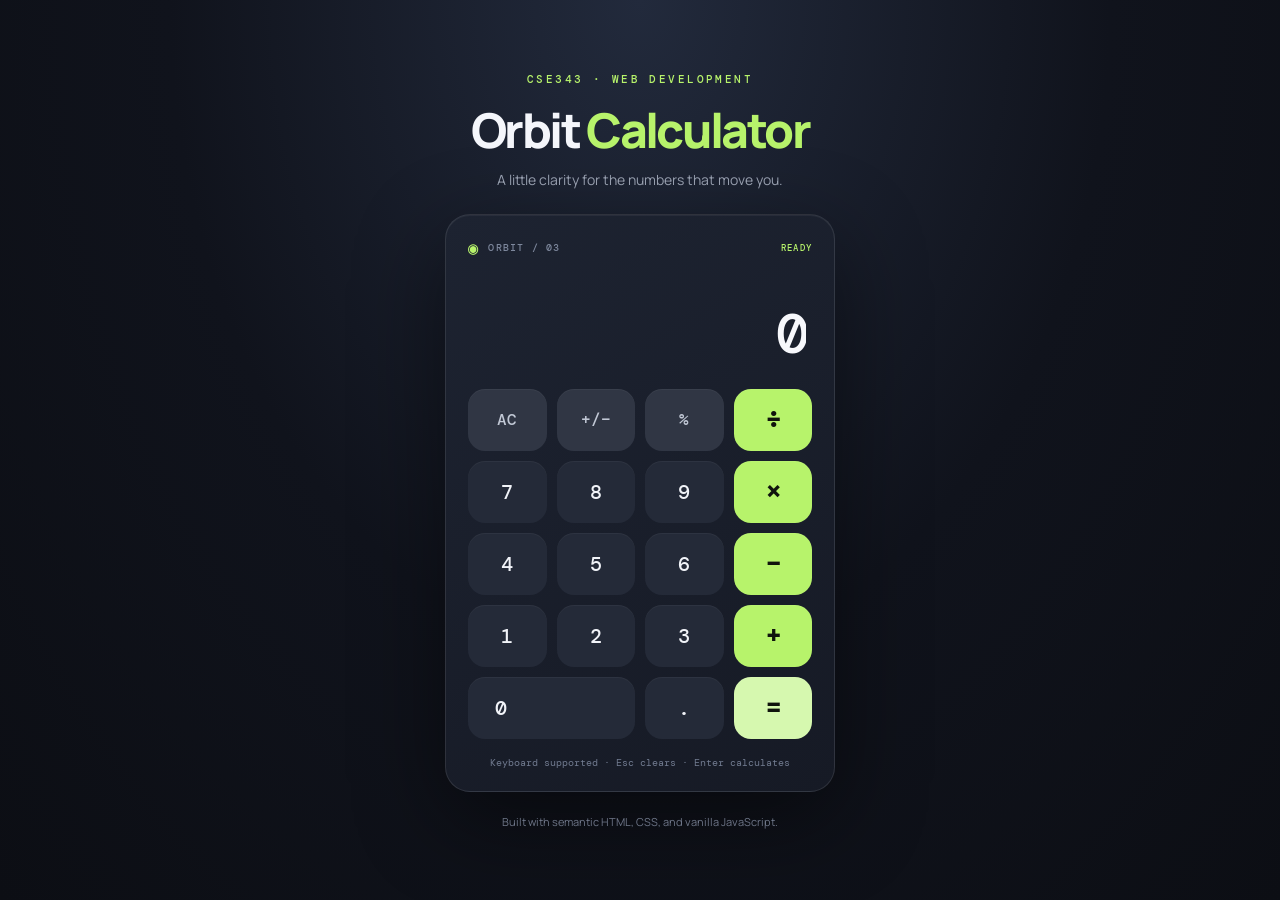
<file: Lab3/index.html>
<!doctype html>
<html lang="en">
<head>
  <meta charset="utf-8">
  <meta name="viewport" content="width=device-width, initial-scale=1">
  <meta name="theme-color" content="#10131c">
  <title>Orbit Calculator | Lab 3</title>
  <link rel="stylesheet" href="lab3-calculator.css">
  <script src="lab3-calculator.js" defer></script>
</head>
<body>
  <main class="page-shell">
    <header class="page-heading">
      <p class="eyebrow">CSE343 · WEB DEVELOPMENT</p>
      <h1>Orbit <span>Calculator</span></h1>
      <p class="subtitle">A little clarity for the numbers that move you.</p>
    </header>

    <section class="calculator" aria-label="Calculator">
      <div class="calc-topline"><span class="brand-mark" aria-hidden="true">◉</span><span>ORBIT / 03</span><span class="live-dot">READY</span></div>
      <div class="display" aria-live="polite" aria-atomic="true">
        <div id="expression" class="expression" aria-label="Expression"></div>
        <output id="display" class="display-value" aria-label="Calculator display">0</output>
      </div>
      <div class="keypad" id="keypad" aria-label="Calculator keys">
        <button class="key key-utility" data-action="clear" aria-label="Clear all">AC</button>
        <button class="key key-utility" data-action="sign" aria-label="Change sign">+/−</button>
        <button class="key key-utility" data-action="percent" aria-label="Percent">%</button>
        <button class="key key-operator" data-operator="÷" aria-label="Divide">÷</button>
        <button class="key" data-digit="7">7</button><button class="key" data-digit="8">8</button><button class="key" data-digit="9">9</button><button class="key key-operator" data-operator="×" aria-label="Multiply">×</button>
        <button class="key" data-digit="4">4</button><button class="key" data-digit="5">5</button><button class="key" data-digit="6">6</button><button class="key key-operator" data-operator="−" aria-label="Subtract">−</button>
        <button class="key" data-digit="1">1</button><button class="key" data-digit="2">2</button><button class="key" data-digit="3">3</button><button class="key key-operator" data-operator="+" aria-label="Add">+</button>
        <button class="key key-zero" data-digit="0">0</button><button class="key" data-action="decimal" aria-label="Decimal point">.</button><button class="key key-operator key-equals" data-action="equals" aria-label="Equals">=</button>
      </div>
      <p class="keyboard-hint">Keyboard supported · Esc clears · Enter calculates</p>
    </section>
    <footer>Built with semantic HTML, CSS, and vanilla JavaScript.</footer>
  </main>
</body>
</html>
</file>
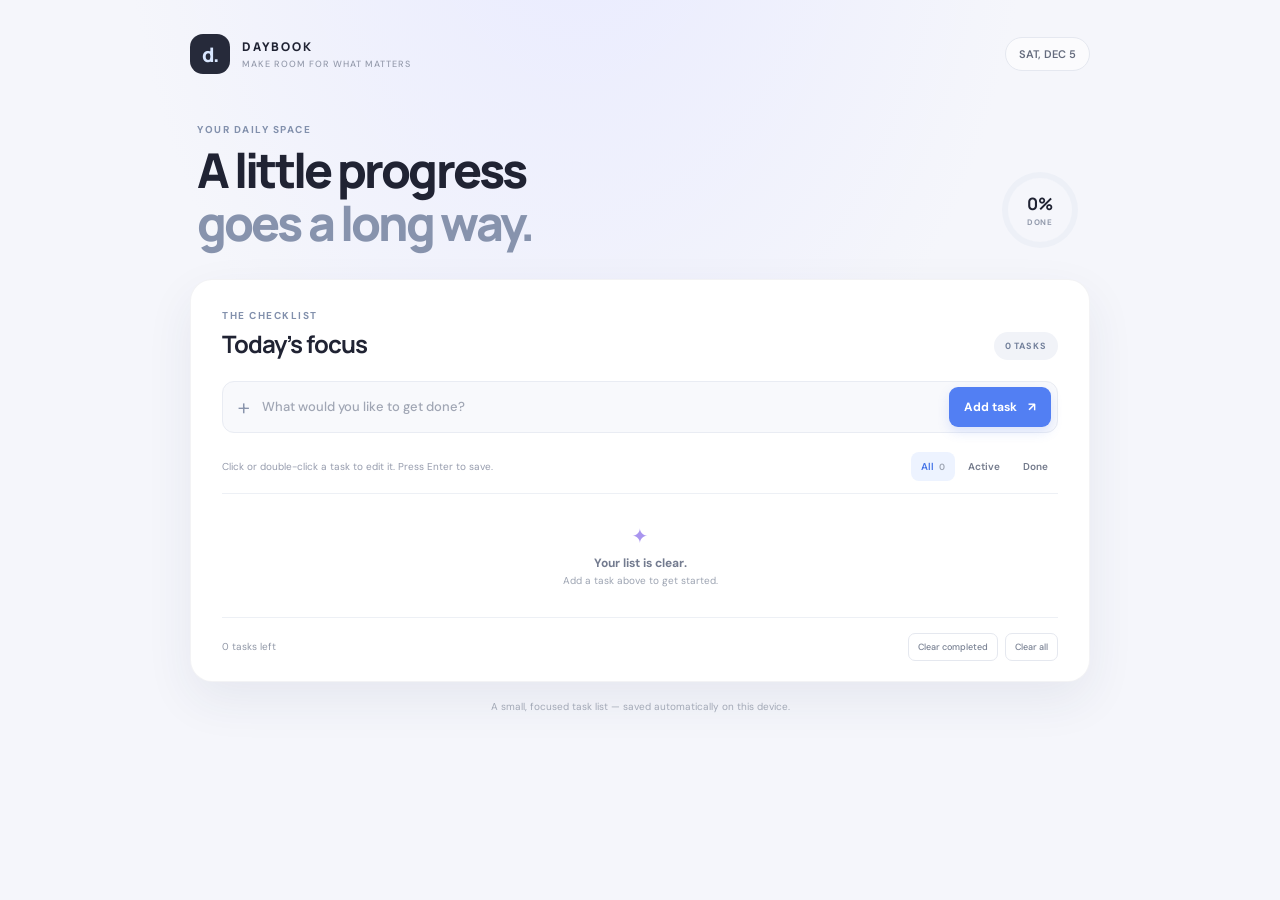
<file: Lab4/index.html>
<!doctype html>
<html lang="en">
<head>
  <meta charset="utf-8">
  <meta name="viewport" content="width=device-width, initial-scale=1">
  <meta name="theme-color" content="#f4f5fb">
  <title>Daybook | Lab 4 Task Manager</title>
  <link rel="stylesheet" href="lab4-todo.css">
  <script src="lab4-todo.js" defer></script>
</head>
<body>
  <main class="app-shell">
    <header class="brand-row">
      <div class="brand-icon" aria-hidden="true">d.</div>
      <div><p class="brand-name">DAYBOOK</p><p class="brand-caption">MAKE ROOM FOR WHAT MATTERS</p></div>
      <div class="date-chip" id="today"></div>
    </header>

    <section class="hero">
      <div><p class="eyebrow">YOUR DAILY SPACE</p><h1>A little progress<br><span>goes a long way.</span></h1></div>
      <div class="progress-ring" aria-label="Completion progress"><span id="progress-value">0%</span><small>DONE</small></div>
    </section>

    <section class="todo-card" aria-labelledby="list-title">
      <div class="card-heading"><div><p class="eyebrow">THE CHECKLIST</p><h2 id="list-title">Today’s focus</h2></div><span id="count-badge" class="count-badge">0 TASKS</span></div>
      <form id="todo-form" class="add-form">
        <label class="sr-only" for="todo-input">Add a task</label>
        <span class="plus-icon" aria-hidden="true">+</span>
        <input id="todo-input" name="task" type="text" maxlength="120" placeholder="What would you like to get done?" autocomplete="off" required>
        <button type="submit" class="add-button">Add task <span aria-hidden="true">↗</span></button>
      </form>
      <div class="list-toolbar"><p class="helper">Click or double-click a task to edit it. Press Enter to save.</p>
        <nav class="filters" aria-label="Filter tasks">
          <button class="filter active" data-filter="all" aria-pressed="true">All <span id="all-count">0</span></button>
          <button class="filter" data-filter="active" aria-pressed="false">Active</button>
          <button class="filter" data-filter="completed" aria-pressed="false">Done</button>
        </nav>
      </div>
      <ul id="todo-list" class="todo-list" aria-live="polite"></ul>
      <div id="empty-state" class="empty-state"><span aria-hidden="true">✦</span><strong>Your list is clear.</strong><small>Add a task above to get started.</small></div>
      <footer class="list-footer"><p id="remaining">0 tasks left</p><div class="footer-actions"><button id="clear-completed" class="text-button">Clear completed</button><button id="clear-all" class="text-button danger">Clear all</button></div></footer>
    </section>
    <p class="page-note">A small, focused task list — saved automatically on this device.</p>
  </main>
  <div id="toast" class="toast" role="status" aria-live="polite"></div>
</body>
</html>
</file>
<file: Lab3/lab3-calculator.css>
@import url('https://fonts.googleapis.com/css2?family=DM+Mono:wght@400;500&family=Manrope:wght@400;500;600;700;800&display=swap');
:root{color-scheme:dark;--bg:#10131c;--panel:#191e2a;--key:#242a38;--muted:#8b93a6;--accent:#b7f36b;--line:rgba(255,255,255,.08)}
*{box-sizing:border-box}body{margin:0;min-height:100vh;background:radial-gradient(ellipse at 50% 0%,#222a3c 0,#10131c 52%,#0c0e14 100%);color:#f4f6fb;font-family:Manrope,system-ui,sans-serif}.page-shell{width:min(100% - 32px,680px);min-height:100vh;margin:auto;display:flex;flex-direction:column;align-items:center;justify-content:center;padding:36px 0}.page-heading{text-align:center;margin-bottom:25px}.eyebrow{font:500 11px 'DM Mono',monospace;letter-spacing:.22em;color:var(--accent);margin:0 0 11px}.page-heading h1{font-size:clamp(32px,6vw,48px);letter-spacing:-.055em;margin:0;font-weight:800}.page-heading h1 span{color:var(--accent)}.subtitle{color:#9da5b5;margin:8px 0 0;font-size:14px}.calculator{width:min(100%,390px);padding:22px;background:linear-gradient(150deg,#1d2331,#161a25);border:1px solid rgba(255,255,255,.1);border-radius:25px;box-shadow:0 28px 90px rgba(0,0,0,.48),inset 0 1px rgba(255,255,255,.05)}.calc-topline{display:flex;align-items:center;gap:9px;color:#7d879c;font:500 10px 'DM Mono',monospace;letter-spacing:.12em}.brand-mark{font-size:17px;color:var(--accent)}.live-dot{margin-left:auto;color:var(--accent);font-size:9px}.display{height:130px;display:flex;flex-direction:column;justify-content:flex-end;align-items:flex-end;padding:16px 6px 19px;overflow:hidden}.expression{height:20px;color:#8992a7;font:14px 'DM Mono',monospace;white-space:nowrap}.display-value{max-width:100%;color:#f7f8fc;font:500 clamp(40px,11vw,55px) 'DM Mono',monospace;letter-spacing:-.055em;overflow:hidden;text-overflow:ellipsis;white-space:nowrap}.keypad{display:grid;grid-template-columns:repeat(4,1fr);gap:10px}.key{height:62px;border:0;border-radius:17px;background:var(--key);color:#f1f3f8;font:500 20px 'DM Mono',monospace;cursor:pointer;transition:transform .12s,background .12s,box-shadow .12s;box-shadow:inset 0 1px rgba(255,255,255,.045)}.key:hover{background:#303849;transform:translateY(-1px)}.key:active{transform:scale(.96)}.key:focus-visible{outline:2px solid var(--accent);outline-offset:2px}.key-utility{color:#c1c8d5;background:#303644;font-size:16px}.key-operator{color:#10140d;background:var(--accent);font-size:24px;font-weight:700}.key-operator:hover{background:#c8ff81}.key-zero{grid-column:span 2;text-align:left;padding-left:27px}.key-equals{background:#d6f8af}.keyboard-hint{text-align:center;font:10px 'DM Mono',monospace;color:#717b90;margin:17px 0 0}footer{color:#6e7688;font-size:11px;margin-top:22px;text-align:center}@media(max-width:420px){.calculator{padding:17px;border-radius:22px}.keypad{gap:8px}.key{height:58px;border-radius:15px}}
</file>
<file: Lab4/lab4-todo.css>
@import url('https://fonts.googleapis.com/css2?family=DM+Sans:wght@400;500;600;700&family=Manrope:wght@400;500;600;700;800&display=swap');
:root{--ink:#202333;--muted:#8990a1;--blue:#527ff3;--paper:#fff;--line:#edf0f5;--lav:#f3f0ff;--bg:#f5f6fb}*{box-sizing:border-box}body{margin:0;min-height:100vh;background:radial-gradient(ellipse at 45% -20%,#e8eaff 0,transparent 46%),var(--bg);color:var(--ink);font-family:'DM Sans',system-ui,sans-serif}.app-shell{width:min(100% - 40px,900px);margin:0 auto;padding:34px 0 25px}.brand-row{display:flex;align-items:center;gap:12px}.brand-icon{width:40px;height:40px;border-radius:13px;background:#262a3a;color:#d9e7ff;display:grid;place-items:center;font:800 20px Manrope;letter-spacing:-.08em}.brand-name{font:800 12px Manrope;letter-spacing:.15em;margin:0}.brand-caption{font:500 9px 'DM Sans';letter-spacing:.11em;color:#969cad;margin:3px 0 0}.date-chip{margin-left:auto;border:1px solid #e5e8f0;background:#ffffff9e;color:#656c7e;padding:9px 13px;border-radius:99px;font-size:11px;font-weight:600}.hero{display:flex;align-items:flex-end;justify-content:space-between;padding:49px 7px 29px}.eyebrow{margin:0 0 8px;color:#8290ac;font-size:10px;font-weight:700;letter-spacing:.15em}.hero h1{font:800 clamp(34px,6vw,48px)/1.1 Manrope;letter-spacing:-.06em;margin:0}.hero h1 span{color:#8793ad}.progress-ring{width:76px;height:76px;border-radius:50%;background:conic-gradient(#8eb8ff var(--progress,0%),#edf0f7 0);display:flex;flex-direction:column;align-items:center;justify-content:center;position:relative;margin:0 5px 2px}.progress-ring:before{content:"";position:absolute;inset:6px;border-radius:50%;background:var(--bg)}.progress-ring span,.progress-ring small{z-index:1}.progress-ring span{font:700 17px Manrope}.progress-ring small{font:700 8px 'DM Sans';letter-spacing:.09em;color:#939bad;margin-top:2px}.todo-card{padding:29px 31px 20px;background:var(--paper);border:1px solid rgba(38,48,80,.055);border-radius:22px;box-shadow:0 18px 48px rgba(37,49,91,.075)}.card-heading{display:flex;align-items:flex-end;justify-content:space-between;margin-bottom:21px}.card-heading .eyebrow{margin-bottom:5px}.card-heading h2{font:700 24px Manrope;letter-spacing:-.04em;margin:0}.count-badge{font:700 9px 'DM Sans';letter-spacing:.1em;color:#73809b;background:#f1f3f8;border-radius:99px;padding:8px 11px}.add-form{height:52px;display:flex;align-items:center;gap:10px;background:#f8f9fc;border:1px solid #e9ecf3;border-radius:12px;padding:5px 6px 5px 15px}.plus-icon{color:#8994ac;font-size:23px;font-weight:300}.add-form input{flex:1;min-width:0;height:100%;border:0;outline:0;background:transparent;color:var(--ink);font:500 13px 'DM Sans'}.add-form input::placeholder{color:#a0a6b4}.add-button{height:40px;background:var(--blue);color:white;border:0;border-radius:9px;padding:0 15px;font:700 12px 'DM Sans';cursor:pointer;box-shadow:0 5px 12px #527ff32b;transition:transform .12s,background .12s}.add-button:hover{background:#3f6fe8;transform:translateY(-1px)}.add-button span{margin-left:8px}.list-toolbar{display:flex;align-items:center;justify-content:space-between;gap:10px;padding:19px 0 12px}.helper{font-size:10px;color:#969cad;margin:0}.filters{display:flex;gap:3px}.filter{border:0;background:transparent;color:#737a8b;font:600 10px 'DM Sans';padding:8px 10px;border-radius:8px;cursor:pointer}.filter span{font-size:9px;margin-left:3px;color:#9da4b2}.filter.active{background:#edf3ff;color:#4775e7}.filter:focus-visible,.text-button:focus-visible,.add-button:focus-visible{outline:2px solid #799bff;outline-offset:2px}.todo-list{list-style:none;margin:0;padding:0}.todo-item{min-height:58px;border-top:1px solid var(--line);display:flex;align-items:center;gap:13px;padding:9px 4px}.check-button{width:19px;height:19px;border:1.5px solid #cbd2df;border-radius:6px;flex:none;background:white;display:grid;place-items:center;cursor:pointer;color:white;transition:all .15s}.check-button:hover{border-color:#7e9cff}.todo-item.completed .check-button{background:#8b78e6;border-color:#8b78e6}.check-button svg{width:12px;height:12px}.task-label{flex:1;min-width:0;border:0;background:none;text-align:left;color:#34394a;font:500 13px 'DM Sans';padding:6px 0;overflow-wrap:anywhere}.completed .task-label{text-decoration:line-through;color:#a1a7b4}.edit-input{flex:1;min-width:0;border:1px solid #cbd7ff;border-radius:7px;padding:8px;font:500 13px 'DM Sans';outline:none}.delete-button{width:33px;height:33px;border:0;background:transparent;border-radius:8px;color:#abb1bf;font-size:17px;cursor:pointer;opacity:.6;transition:all .15s}.delete-button:hover{opacity:1;background:#fff0f0;color:#dc6c73}.empty-state{display:none;min-height:124px;border-top:1px solid var(--line);flex-direction:column;align-items:center;justify-content:center;color:#9da4b2}.empty-state.visible{display:flex}.empty-state>span{font-size:20px;color:#a995ef;margin-bottom:6px}.empty-state strong{font-size:12px;color:#737b8f}.empty-state small{font-size:10px;margin-top:3px}.list-footer{display:flex;align-items:center;justify-content:space-between;border-top:1px solid var(--line);padding-top:15px;margin-top:0}.list-footer p{margin:0;color:#9299a8;font-size:10px}.footer-actions{display:flex;gap:7px}.text-button{background:#fff;border:1px solid #e5e8ef;color:#788092;border-radius:7px;padding:7px 9px;font:500 9px 'DM Sans';cursor:pointer}.text-button:hover{background:#f7f8fb}.text-button.danger:hover{border-color:#f0c5c9;color:#ce6670}.page-note{text-align:center;color:#a2a8b6;font-size:10px;margin:18px 0 0}.toast{position:fixed;left:50%;bottom:24px;transform:translate(-50%,15px);opacity:0;background:#282d3c;color:white;padding:10px 15px;border-radius:9px;font-size:11px;pointer-events:none;transition:all .2s}.toast.visible{transform:translate(-50%,0);opacity:1}.sr-only{position:absolute;width:1px;height:1px;padding:0;margin:-1px;overflow:hidden;clip:rect(0,0,0,0);white-space:nowrap;border:0}@media(max-width:640px){.app-shell{width:min(100% - 28px,540px);padding-top:20px}.hero{padding:42px 3px 22px}.hero h1{font-size:35px}.progress-ring{width:65px;height:65px}.todo-card{padding:22px 18px 16px;border-radius:18px}.list-toolbar{align-items:flex-start;flex-direction:column-reverse;gap:10px}.filters{align-self:flex-end;margin-top:-35px}.helper{font-size:9px;padding-top:8px}.card-heading h2{font-size:21px}.add-form{padding-left:11px}.add-button{padding:0 11px}.date-chip{font-size:9px;padding:8px 10px}}@media(prefers-reduced-motion:reduce){*{transition:none!important}}
</file>
